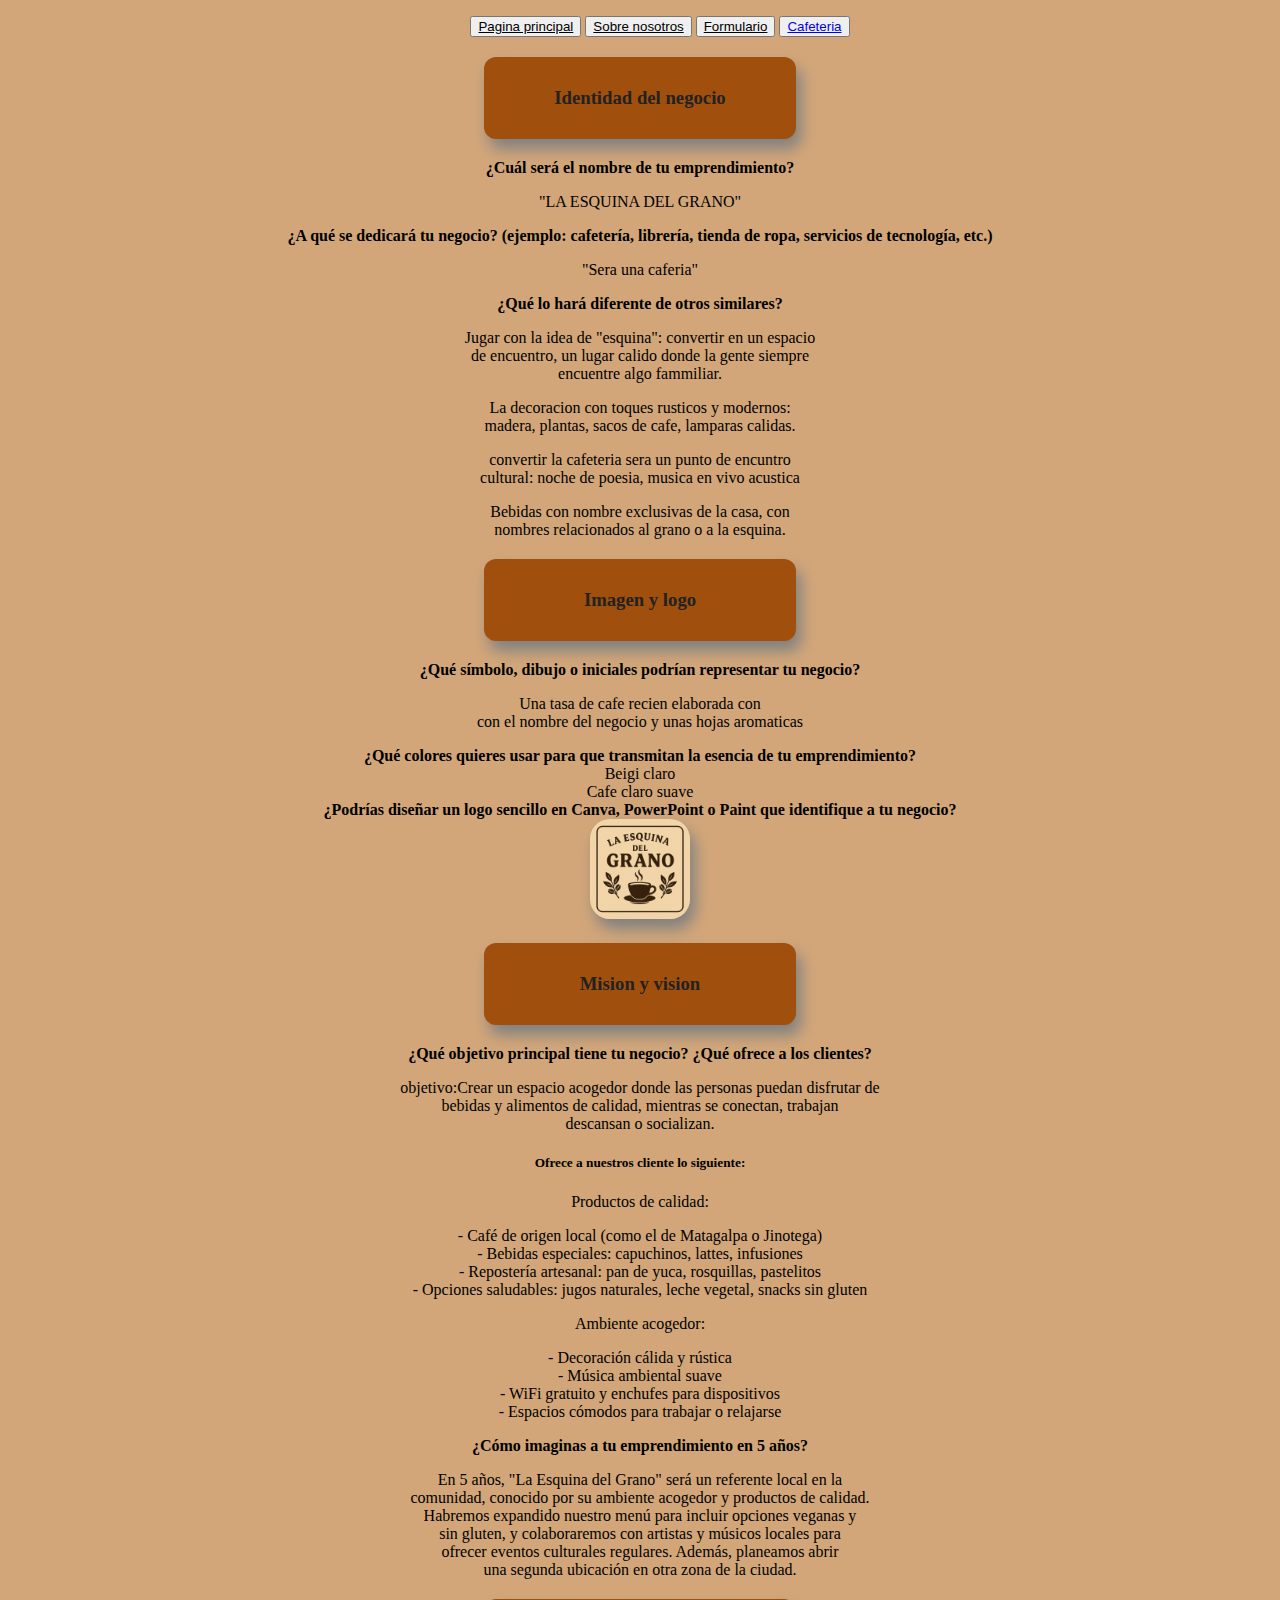
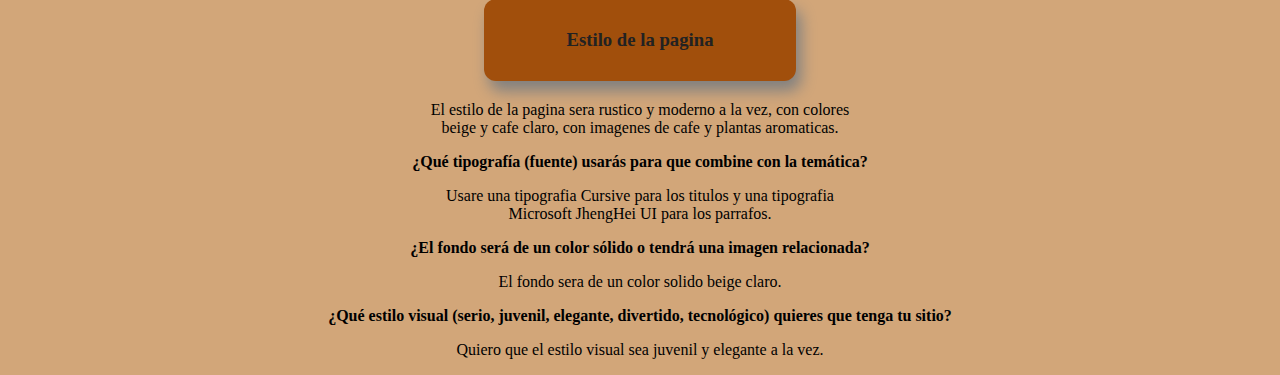
<file: cafeteria.html>
<!DOCTYPE html>
<html>

    <head>
        <link rel="icon" href="fotos/cafeteria.png" type="image/png">
        <meta charset="UTF-8">
        <title>Emprendimiento</title>
        <link rel="stylesheet" href="Carpeta para los diseños/cafeteria.css"type="text/css"/>
    </head>

    <body>
        <nav>
            <ul class="navegacion">
                <button><a href="Pagina principal.html" class="color1">Pagina principal</a></button>
                <button><a href="Pagina2.html" class="color1">Sobre nosotros</a></button>
                <button><a href="Pagina 3 for.html" class="color1">Formulario</a></button>
                <button><a href="index.html"color1">Cafeteria</a></button>
            </ul>
        </nav>

        <h3>Identidad del negocio</h3>

        <li><b>¿Cuál será el nombre de tu emprendimiento?</b></li>
        <p>
            "LA ESQUINA DEL GRANO"
        </p>

        <li><b>¿A qué se dedicará tu negocio? (ejemplo: cafetería, librería, tienda de ropa, servicios de tecnología, etc.)</b></li>

        <p>
            "Sera una caferia"
        </p>

        <li><b>¿Qué lo hará diferente de otros similares?</b></li>
        <p>Jugar con la idea de "esquina": convertir en un espacio<br>
            de encuentro, un lugar calido donde la gente siempre<br>
            encuentre algo fammiliar.</p>

        <p>La decoracion con toques rusticos y modernos:<br>
        madera, plantas, sacos de cafe, lamparas calidas.<br></p>

        <p>convertir la cafeteria sera un punto de encuntro<br>
        cultural: noche de poesia, musica en vivo acustica<br>

        <p>Bebidas con nombre exclusivas de la casa, con<br>
        nombres relacionados al grano o a la esquina.</p>
        </p>

        <h3>
            Imagen y logo
        </h3>

        <li><b>¿Qué símbolo, dibujo o iniciales podrían representar tu negocio?</b></li>

        <P>
            Una tasa de cafe recien elaborada con<br>
            con el nombre del negocio y unas hojas aromaticas
        </P>

        <li><b>¿Qué colores quieres usar para que transmitan la esencia de tu emprendimiento?</b></li>
        <li>Beigi claro</li>
        <li>Cafe claro suave</li>

        <li><b>¿Podrías diseñar un logo sencillo en Canva, PowerPoint o Paint que identifique a tu negocio?</b></li>
        <img src="fotos/cafeteria.png" width="100" alt="Logo de la cafeteria">

        <h3>Mision y vision</h3>
        <li><b>¿Qué objetivo principal tiene tu negocio? ¿Qué ofrece a los clientes?</b></li>
        <p>objetivo:Crear un espacio acogedor donde las personas puedan disfrutar de<br>
            bebidas y alimentos de calidad, mientras se conectan, trabajan<br>
            descansan o socializan.</p>

          <h5>Ofrece a nuestros cliente lo siguiente:<br></h5>
            <p><li>Productos de calidad:</li>
                <p>- Café de origen local (como el de Matagalpa o Jinotega)<br>
                   - Bebidas especiales: capuchinos, lattes, infusiones<br>
                   - Repostería artesanal: pan de yuca, rosquillas, pastelitos<br>
                   - Opciones saludables: jugos naturales, leche vegetal, snacks sin gluten</p>

                <li>Ambiente acogedor:</li></p>
                <p>- Decoración cálida y rústica<br>
                   - Música ambiental suave<br>
                   - WiFi gratuito y enchufes para dispositivos<br>
                   - Espacios cómodos para trabajar o relajarse</p>
        
        <li><b>¿Cómo imaginas a tu emprendimiento en 5 años?</b></li>
        <p>En 5 años, "La Esquina del Grano" será un referente local en la<br>
            comunidad, conocido por su ambiente acogedor y productos de calidad.<br>
            Habremos expandido nuestro menú para incluir opciones veganas y<br>
            sin gluten, y colaboraremos con artistas y músicos locales para<br>
            ofrecer eventos culturales regulares. Además, planeamos abrir<br>
            una segunda ubicación en otra zona de la ciudad.
        </p>

        <h3>Estilo de la pagina</h3>

        <p>El estilo de la pagina sera rustico y moderno a la vez, con colores<br>
          beige y cafe claro, con imagenes de cafe y plantas aromaticas.
        </p>

        <li><b>¿Qué tipografía (fuente) usarás para que combine con la temática?</b></li>

        <p>
           Usare una tipografia Cursive para los titulos y una tipografia<br>
           Microsoft JhengHei UI para los parrafos.
        </p>

        <li><b>¿El fondo será de un color sólido o tendrá una imagen relacionada? </b></li>

        <p>
            El fondo sera de un color solido beige claro.

        </p>

        <li><b>¿Qué estilo visual (serio, juvenil, elegante, divertido, tecnológico) quieres que tenga tu sitio?</b></li>
         <p>
            Quiero que el estilo visual sea juvenil y elegante a la vez.
        </p>

                

    </body>

</html>
</file>
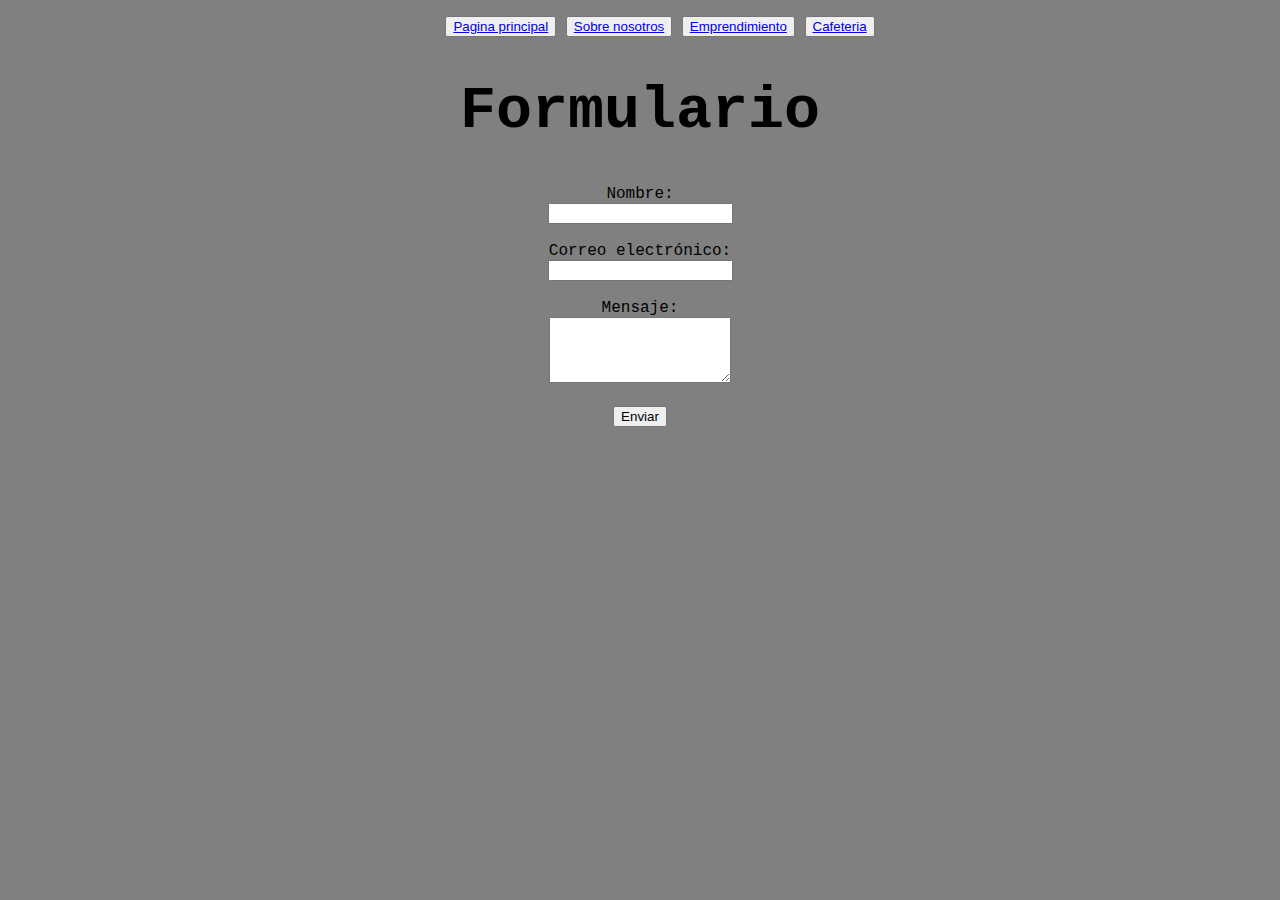
<file: Pagina 3 for.html>
<!DOCTYPE html>
<html lang="es">
    <head>
        <title>Mi pagina web</title>
        <link rel="stylesheet" href="Carpeta para los diseños/pagina del for.css" type="text/css"/>
        <meta charset="UTF-8">
    </head>
       
    <nav>
            <ul class="navegacion">
                <button><a href="Pagina principal.html" class="color1">Pagina principal</a></button>
                <button><a href="Pagina2.html" class="color1">Sobre nosotros</a></button>
                <button><a href="cafeteria.html" class="color1">Emprendimiento</a></button>
                <button><a href="index.html" class="color1">Cafeteria</a></button>
                <p></p>
            </ul>
    </nav>

    <header>

        <h1>
          Formulario
        </h1>

    </header>
    
    <form action="send.php" method="POST">
     <label for="name">Nombre:</label><br>
     <input type="text" id="name" name="name" required><br><br>

     <label for="email">Correo electrónico:</label><br>
     <input type="email" id="email" name="email" required><br><br>

     <label for="message">Mensaje:</label><br>
     <textarea id="message" name="message" rows="4" required></textarea><br><br> 

     <input type="submit" value="Enviar">
    </form>
    
</html>
</file>
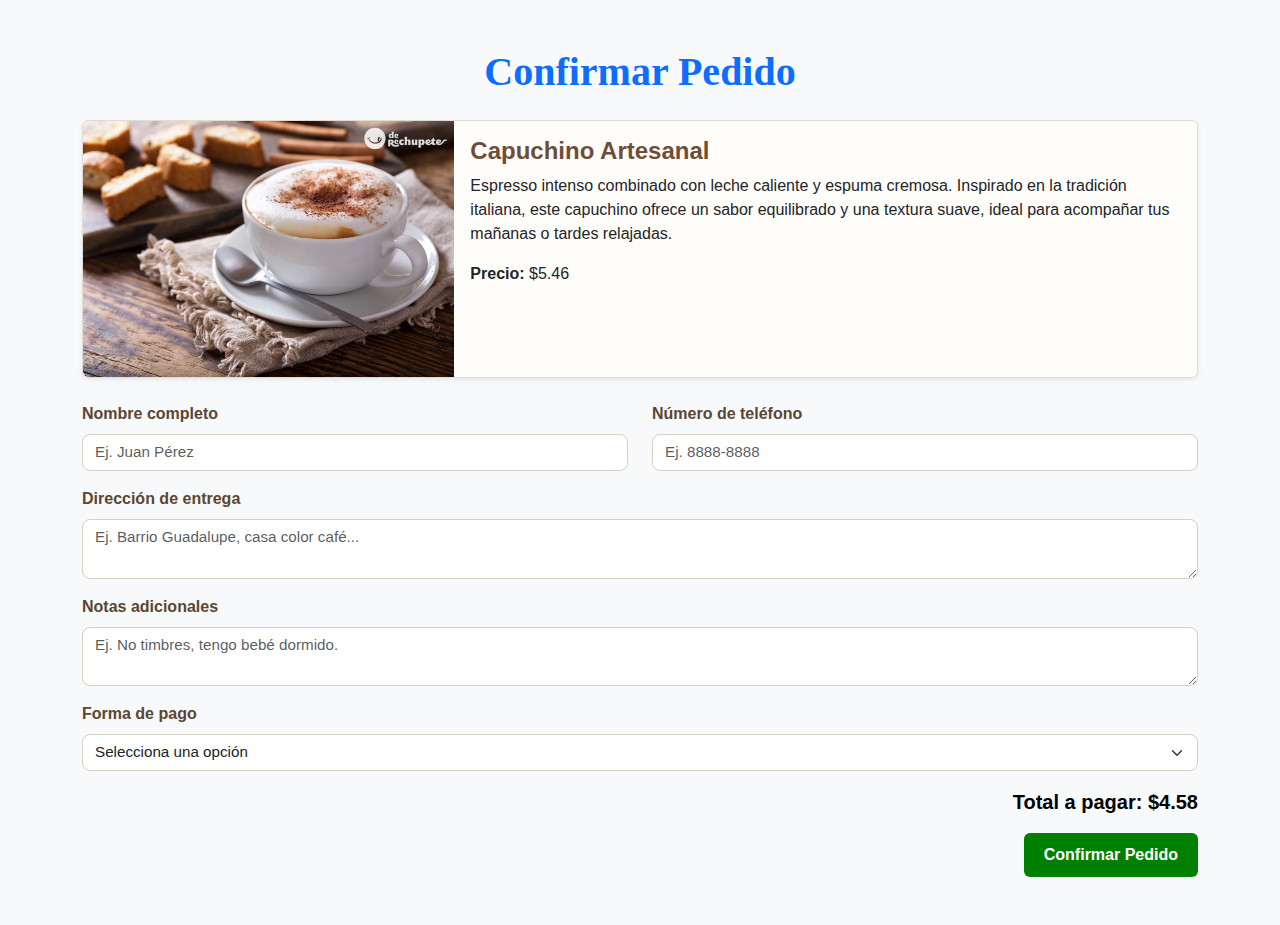
<file: parte de compra1.html>
<!DOCTYPE html>
<html lang="es">
<head>
  <meta charset="UTF-8">
  <meta name="viewport" content="width=device-width, initial-scale=1.0">
  <title>Compra de Producto - La Esquina del Grano</title>
  <link href="https://cdn.jsdelivr.net/npm/bootstrap@5.3.2/dist/css/bootstrap.min.css" rel="stylesheet">
  <link rel="stylesheet" href="Carpeta para los diseños/parte de la compra1.css">
</head>
<body class="bg-light">

  <div class="container py-5">
    <h1 class="text-center mb-4 text-primary">Confirmar Pedido</h1>

    <!-- Detalles del producto -->
    <div class="card mb-4 shadow-sm">
      <div class="row g-0">
        <div class="col-md-4">
          <img src="fotos/Capuchino.png" class="img-fluid rounded-start" alt="Capuchino">
        </div>
        <div class="col-md-8">
          <div class="card-body">
            <h5 class="card-title">Capuchino Artesanal</h5>
            <p class="card-text">Espresso intenso combinado con leche caliente y espuma cremosa. Inspirado en la tradición italiana, este capuchino ofrece un sabor equilibrado y una textura suave, ideal para acompañar tus mañanas o tardes relajadas.</p>
            <p class="card-text"><strong>Precio:</strong> $5.46</p>
          </div>
        </div>
      </div>
    </div>

    <!-- Formulario de compra -->
    <form>
      <div class="row mb-3">
        <div class="col-md-6">
          <label for="nombre" class="form-label">Nombre completo</label>
          <input type="text" class="form-control" id="nombre" placeholder="Ej. Juan Pérez">
        </div>
        <div class="col-md-6">
          <label for="telefono" class="form-label">Número de teléfono</label>
          <input type="tel" class="form-control" id="telefono" placeholder="Ej. 8888-8888">
        </div>
      </div>

      <div class="mb-3">
        <label for="direccion" class="form-label">Dirección de entrega</label>
        <textarea class="form-control" id="direccion" rows="2" placeholder="Ej. Barrio Guadalupe, casa color café..."></textarea>
      </div>

      <div class="mb-3">
        <label for="notas" class="form-label">Notas adicionales</label>
        <textarea class="form-control" id="notas" rows="2" placeholder="Ej. No timbres, tengo bebé dormido."></textarea>
      </div>

      <!-- Método de pago -->
      <div class="mb-3">
        <label class="form-label">Forma de pago</label>
        <select class="form-select">
          <option selected>Selecciona una opción</option>
          <option value="efectivo">Efectivo</option>
          <option value="tarjeta">Tarjeta al recibir</option>
          <option value="transferencia">Transferencia bancaria</option>
        </select>
      </div>

      <!-- Confirmación -->
      <div class="text-end">
        <p class="fs-5"><strong>Total a pagar:</strong> $4.58</p>
        <button type="submit" class="btn btn-success">Confirmar Pedido</button>
      </div>
    </form>
  </div>

  <script src="https://cdn.jsdelivr.net/npm/bootstrap@5.3.2/dist/js/bootstrap.bundle.min.js"></script>
</body>
</html>
</file>
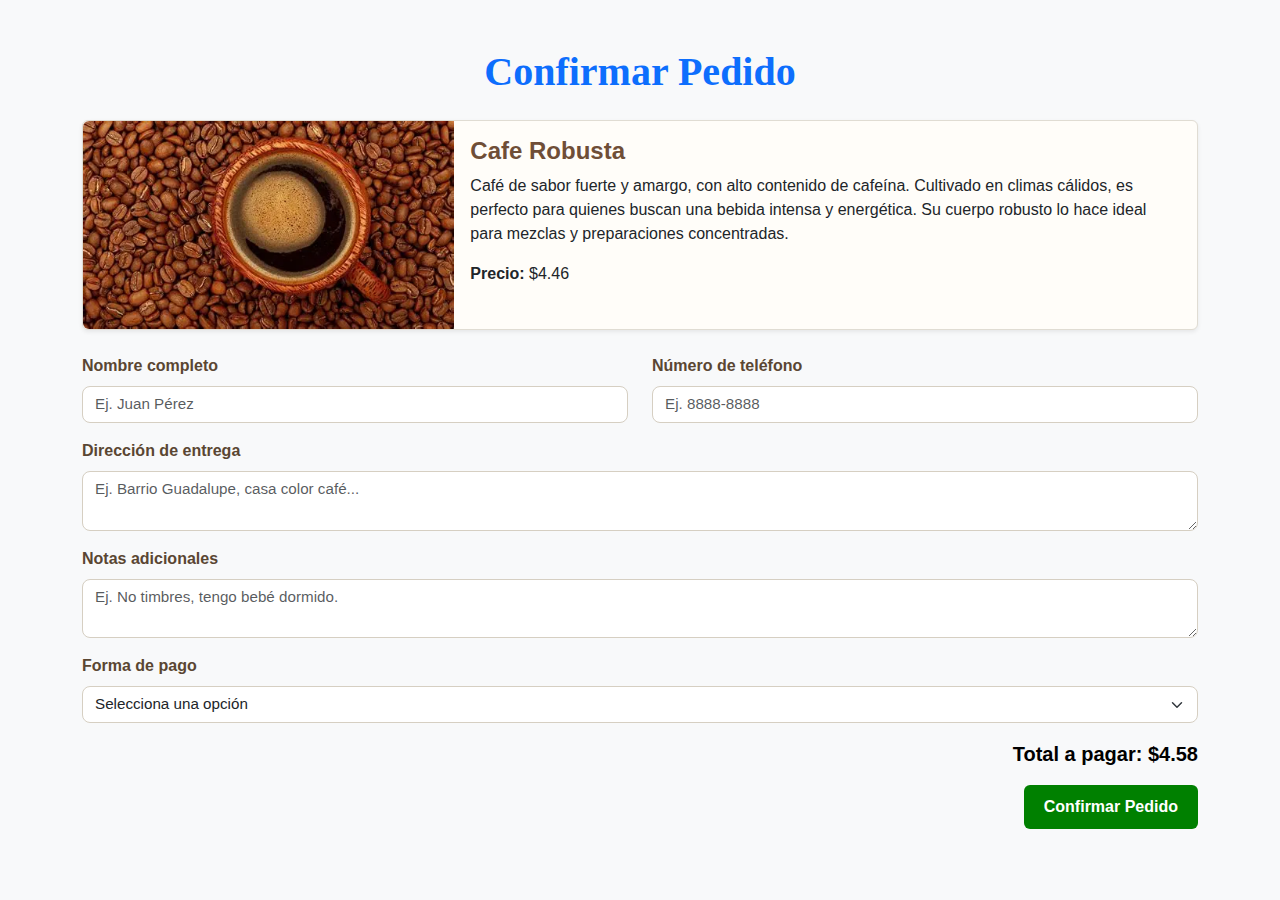
<file: parte de compra2.html>
<!DOCTYPE html>
<html lang="es">
<head>
  <meta charset="UTF-8">
  <meta name="viewport" content="width=device-width, initial-scale=1.0">
  <title>Compra de Producto - La Esquina del Grano</title>
  <link href="https://cdn.jsdelivr.net/npm/bootstrap@5.3.2/dist/css/bootstrap.min.css" rel="stylesheet">
  <link rel="stylesheet" href="Carpeta para los diseños/parte de la compra1.css">
</head>
<body class="bg-light">

  <div class="container py-5">
    <h1 class="text-center mb-4 text-primary">Confirmar Pedido</h1>

    <!-- Detalles del producto -->
    <div class="card mb-4 shadow-sm">
      <div class="row g-0">
        <div class="col-md-4">
          <img src="fotos/Café robusta.png" class="img-fluid rounded-start" alt="Capuchino">
        </div>
        <div class="col-md-8">
          <div class="card-body">
            <h5 class="card-title">Cafe Robusta</h5>
            <p class="card-text">Café de sabor fuerte y amargo, con alto contenido de cafeína. Cultivado en climas cálidos, es perfecto para quienes buscan una bebida intensa y energética. Su cuerpo robusto lo hace ideal para mezclas y preparaciones concentradas.</p>
            <p class="card-text"><strong>Precio:</strong> $4.46</p>
          </div>
        </div>
      </div>
    </div>

    <!-- Formulario de compra -->
    <form>
      <div class="row mb-3">
        <div class="col-md-6">
          <label for="nombre" class="form-label">Nombre completo</label>
          <input type="text" class="form-control" id="nombre" placeholder="Ej. Juan Pérez">
        </div>
        <div class="col-md-6">
          <label for="telefono" class="form-label">Número de teléfono</label>
          <input type="tel" class="form-control" id="telefono" placeholder="Ej. 8888-8888">
        </div>
      </div>

      <div class="mb-3">
        <label for="direccion" class="form-label">Dirección de entrega</label>
        <textarea class="form-control" id="direccion" rows="2" placeholder="Ej. Barrio Guadalupe, casa color café..."></textarea>
      </div>

      <div class="mb-3">
        <label for="notas" class="form-label">Notas adicionales</label>
        <textarea class="form-control" id="notas" rows="2" placeholder="Ej. No timbres, tengo bebé dormido."></textarea>
      </div>

      <!-- Método de pago -->
      <div class="mb-3">
        <label class="form-label">Forma de pago</label>
        <select class="form-select">
          <option selected>Selecciona una opción</option>
          <option value="efectivo">Efectivo</option>
          <option value="tarjeta">Tarjeta al recibir</option>
          <option value="transferencia">Transferencia bancaria</option>
        </select>
      </div>

      <!-- Confirmación -->
      <div class="text-end">
        <p class="fs-5"><strong>Total a pagar:</strong> $4.58</p>
        <button type="submit" class="btn btn-success">Confirmar Pedido</button>
      </div>
    </form>
  </div>

  <script src="https://cdn.jsdelivr.net/npm/bootstrap@5.3.2/dist/js/bootstrap.bundle.min.js"></script>
</body>
</html>
</file>
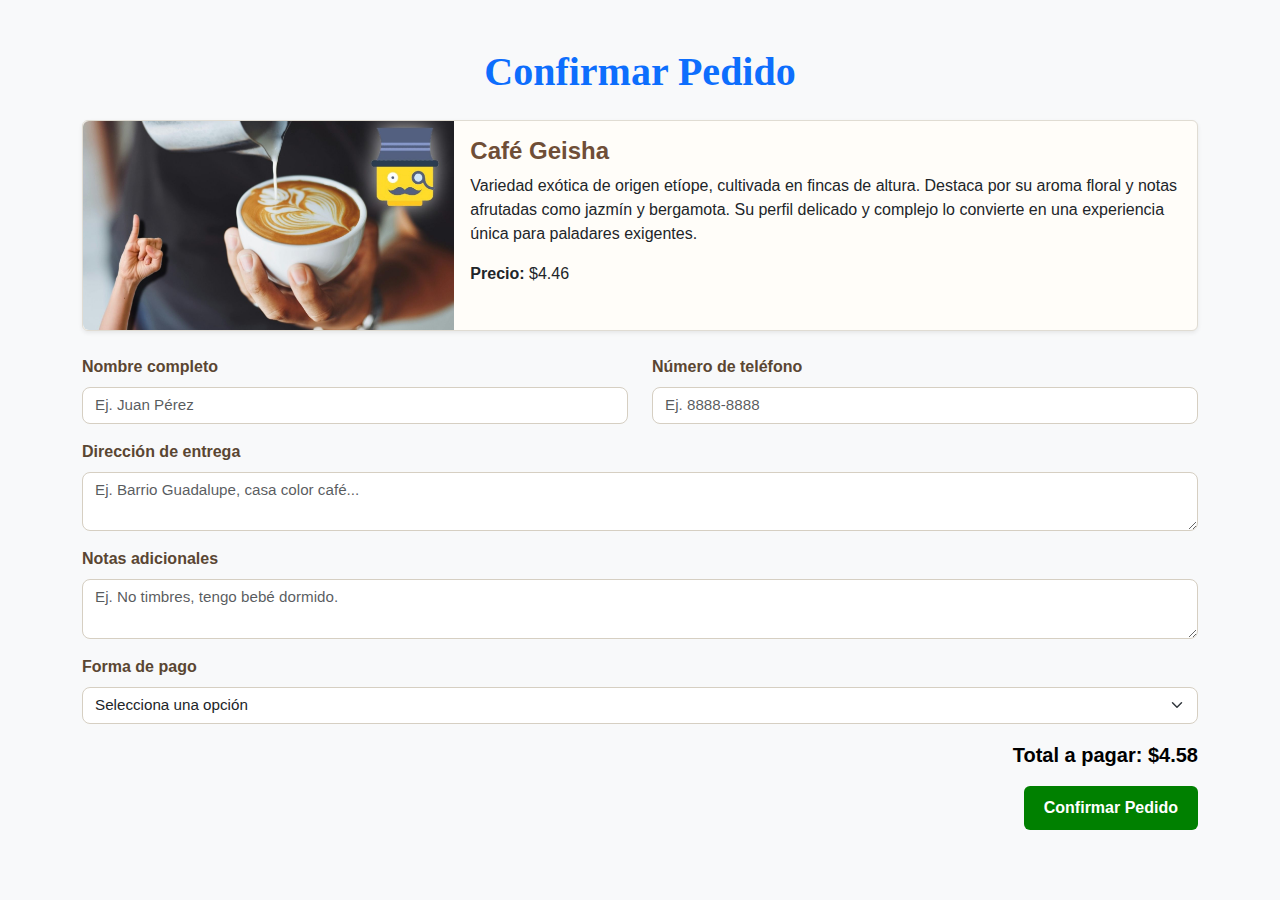
<file: parte de la compra3.html>
<!DOCTYPE html>
<html lang="es">
<head>
  <meta charset="UTF-8">
  <meta name="viewport" content="width=device-width, initial-scale=1.0">
  <title>Compra de Producto - La Esquina del Grano</title>
  <link href="https://cdn.jsdelivr.net/npm/bootstrap@5.3.2/dist/css/bootstrap.min.css" rel="stylesheet">
  <link rel="stylesheet" href="Carpeta para los diseños/parte de la compra1.css">
</head>
<body class="bg-light">

  <div class="container py-5">
    <h1 class="text-center mb-4 text-primary">Confirmar Pedido</h1>

    <!-- Detalles del producto -->
    <div class="card mb-4 shadow-sm">
      <div class="row g-0">
        <div class="col-md-4">
          <img src="fotos/cafe.png" class="img-fluid rounded-start" alt="Capuchino">
        </div>
        <div class="col-md-8">
          <div class="card-body">
            <h5 class="card-title">Café Geisha</h5>
            <p class="card-text">Variedad exótica de origen etíope, cultivada en fincas de altura. Destaca por su aroma floral y notas afrutadas como jazmín y bergamota. Su perfil delicado y complejo lo convierte en una experiencia única para paladares exigentes.</p>
            <p class="card-text"><strong>Precio:</strong> $4.46</p>
          </div>
        </div>
      </div>
    </div>

    <!-- Formulario de compra -->
    <form>
      <div class="row mb-3">
        <div class="col-md-6">
          <label for="nombre" class="form-label">Nombre completo</label>
          <input type="text" class="form-control" id="nombre" placeholder="Ej. Juan Pérez">
        </div>
        <div class="col-md-6">
          <label for="telefono" class="form-label">Número de teléfono</label>
          <input type="tel" class="form-control" id="telefono" placeholder="Ej. 8888-8888">
        </div>
      </div>

      <div class="mb-3">
        <label for="direccion" class="form-label">Dirección de entrega</label>
        <textarea class="form-control" id="direccion" rows="2" placeholder="Ej. Barrio Guadalupe, casa color café..."></textarea>
      </div>

      <div class="mb-3">
        <label for="notas" class="form-label">Notas adicionales</label>
        <textarea class="form-control" id="notas" rows="2" placeholder="Ej. No timbres, tengo bebé dormido."></textarea>
      </div>

      <!-- Método de pago -->
      <div class="mb-3">
        <label class="form-label">Forma de pago</label>
        <select class="form-select">
          <option selected>Selecciona una opción</option>
          <option value="efectivo">Efectivo</option>
          <option value="tarjeta">Tarjeta al recibir</option>
          <option value="transferencia">Transferencia bancaria</option>
        </select>
      </div>

      <!-- Confirmación -->
      <div class="text-end">
        <p class="fs-5"><strong>Total a pagar:</strong> $4.58</p>
        <button type="submit" class="btn btn-success">Confirmar Pedido</button>
      </div>
    </form>
  </div>

  <script src="https://cdn.jsdelivr.net/npm/bootstrap@5.3.2/dist/js/bootstrap.bundle.min.js"></script>
</body>
</html>
</file>
<file: Carpeta para los diseños/cafeteria.css>
body{
    background-color:#D2A679;
    color: black;
    font-family:Microsoft JhengHei UI ;
    text-align:center;
}
.navegacion {
    list-style-position: inside;

}
.color1{
    color: black;
}
h3 {
  background-color: #a14f0c;   
  padding: 30px;               
  margin: 20px auto;           
  border-radius: 12px;         
  box-shadow: 0 4px 10px rgba(0,0,0,0.2); 
  width: 20%;                  
  text-align:center;            
  color: #222;   
  font-family: cursive;
  box-shadow: grey 5px 10px 15px;              
}
img{
    box-shadow: grey 5px 10px 15px;
    border-radius: 20px;
}
</file>
<file: Carpeta para los diseños/pagina del for.css>
body{
    background-color: grey;
    text-align: center;;
   font-family:  Courier New;
}
h1{
 text-align: center;
 font-size: 60px;
  color: black;
  text-align: center;
  animation: lucesRGB 2s infinite;
}

@keyframes lucesRGB {
  0%   { text-shadow: 0 0 10px red, 0 0 20px orange; }
  25%  { text-shadow: 0 0 10px yellow, 0 0 20px green; }
  50%  { text-shadow: 0 0 10px cyan, 0 0 20px blue; }
  75%  { text-shadow: 0 0 10px violet, 0 0 20px magenta; }
  100% { text-shadow: 0 0 10px red, 0 0 20px orange; }
}
</file>
<file: Carpeta para los diseños/parte de la compra1.css>
/* Fondo general */
body {
  background-color: #fdfaf6;
  font-family: 'Segoe UI', sans-serif;
  color: #3e3e3e;
}

/* Título principal */
h1 {
  font-family: 'Playfair Display', serif;
  font-weight: bold;
  color: #6f4e37; /* tono café */
}

/* Tarjeta del producto */
.card {
  border: 1px solid #e0dcd3;
  background-color: #fffdf9;
}

.card-title {
  font-size: 1.5rem;
  color: #6f4e37;
  font-weight: 600;
}

.card-text {
  font-size: 1rem;
  line-height: 1.5;
}

/* Imagen del producto */
.card img {
  object-fit: cover;
  height: 100%;
}

/* Etiquetas del formulario */
.form-label {
  font-weight: 600;
  color: #5a4632;
}

/* Campos del formulario */
.form-control,
.form-select {
  border-radius: 8px;
  border: 1px solid #d6cfc2;
  font-size: 0.95rem;
}

/* Botón de confirmación */
.btn-success {
  background-color: green;
  border: none;
  font-weight: bold;
  padding: 10px 20px;
}

.btn-success:hover {
  background-color: red;
}

/* Total a pagar */
.fs-5 {
  color: black;
  font-weight: bold;
}
</file>
